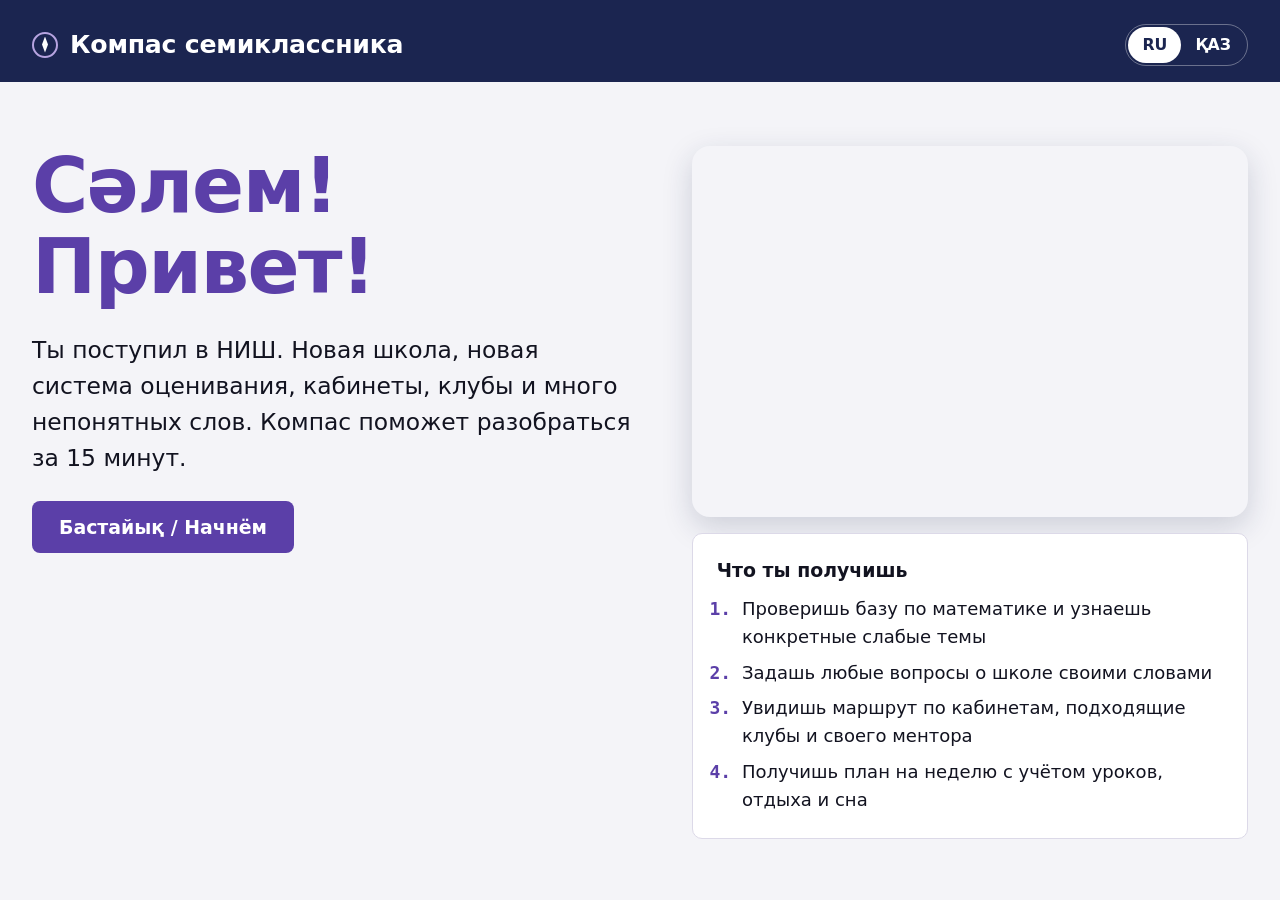
<file: index.html>
<!doctype html>
<html lang="ru">
<head>
<meta charset="utf-8">
<title>Компас семиклассника</title>
<meta http-equiv="refresh" content="0; url=compass/">
</head>
<body>
<p>Открываем Компас семиклассника… Если не открылось, <a href="compass/">нажмите сюда</a>.</p>
</body>
</html>
</file>
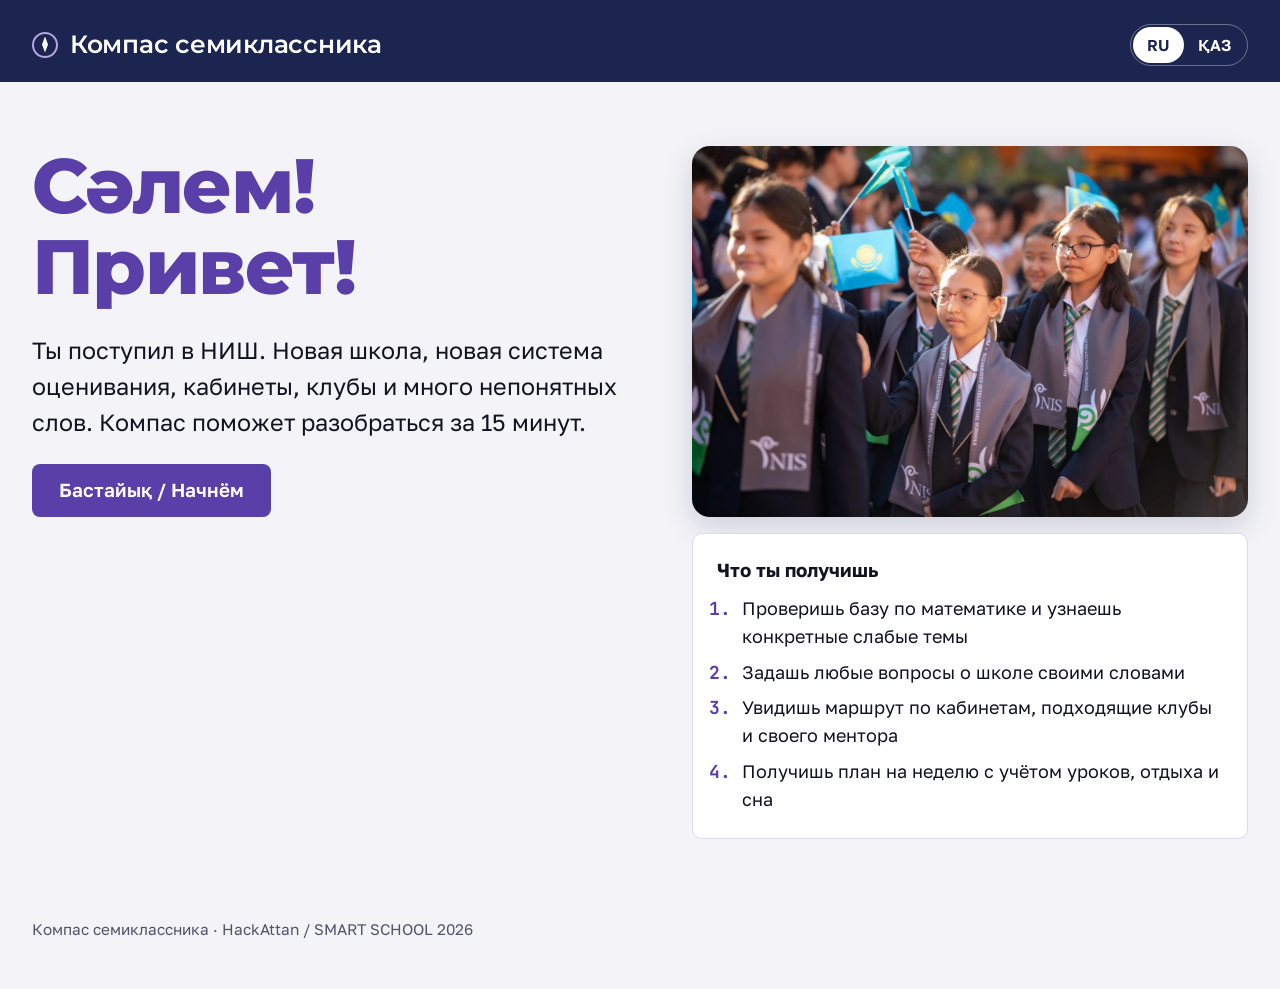
<file: compass/index.html>
<!doctype html>
<html lang="ru">
<head>
<meta charset="utf-8">
<meta name="viewport" content="width=device-width, initial-scale=1, viewport-fit=cover">
<title>Компас семиклассника</title>
<!-- Шрифты с поддержкой казахских букв. Без интернета включатся системные шрифты. -->
<link rel="preconnect" href="https://fonts.googleapis.com">
<link rel="preconnect" href="https://fonts.gstatic.com" crossorigin>
<link rel="stylesheet" href="https://fonts.googleapis.com/css2?family=Golos+Text:wght@400;600;700&family=JetBrains+Mono:wght@500;600;700&family=Montserrat:wght@500;600;700;800&display=swap">
<link rel="stylesheet" href="style.css">
</head>
<body>

<header class="top">
  <div class="wrap">
    <div class="top-row">
      <h1 class="brand"><button type="button" class="brand-btn" id="brand-btn"><span class="brand-mark" aria-hidden="true"></span><span id="app-name"></span></button></h1>
      <div class="top-tools">
        <div class="lang" role="group" id="lang-group">
          <button type="button" id="lang-ru" data-lang="ru">RU</button>
          <button type="button" id="lang-kz" data-lang="kz">ҚАЗ</button>
        </div>
        <button type="button" class="btn-ghost-top" id="reset-btn"></button>
      </div>
    </div>
    <div id="confirm-slot"></div>
    <nav id="nav" class="nav" aria-label="Разделы"></nav>
  </div>
</header>

<main class="wrap" id="main" tabindex="-1"></main>

<footer class="wrap"><p id="footer-text"></p></footer>

<!-- Порядок важен: сначала данные, потом логика, потом интерфейс -->
<script src="data.js"></script>
<script src="data-school.js"></script>
<script src="logic.js"></script>
<script src="logic-school.js"></script>
<script src="app.js"></script>
</body>
</html>
</file>
<file: compass/style.css>
/* =====================================================================
   style.css: внешний вид.
   Все цвета заданы переменными (токенами) в одном месте: светлая тема
   в :root, тёмная ниже. Палитра команды: тёмно-синий, фиолетовый,
   лазурный, сиреневый, лавандовый, чёрный, белый, серый, светло-серый.
   ===================================================================== */

:root {
  --navy: #1b2550;        /* тёмно-синий: шапка */
  --navy-ink: #ffffff;
  --purple: #5b3fa8;      /* фиолетовый: главные кнопки */
  --purple-hover: #472f8a;
  --purple-ink: #ffffff;
  --azure: #1a6fc2;       /* лазурный: ссылки, фокус, подсказки */
  --lilac: #b7a4e0;       /* сиреневый */
  --lavender: #ece7fa;    /* лавандовый: мягкие подложки */
  --bg: #f4f4f8;          /* светло-серый фон страницы */
  --surface: #ffffff;
  --surface-2: #f7f5fc;
  --text: #121320;        /* почти чёрный */
  --text-2: #50546a;      /* серый */
  --line: #dcd9e8;
  --focus: #1a6fc2;

  /* смысловые цвета статусов (всегда вместе с иконкой и текстом) */
  --ok: #17704a;      --ok-bg: #e3f4ec;
  --warn: #8a5300;    --warn-bg: #fdf0da;
  --bad: #b0233a;     --bad-bg: #fbe6ea;

  --radius: 10px;
  --s1: 4px; --s2: 8px; --s3: 12px; --s4: 16px; --s5: 24px; --s6: 32px; --s7: 48px;

  --font-display: 'Montserrat', 'Golos Text', system-ui, sans-serif; /* Montserrat: есть все казахские буквы */
  --font-body: 'Golos Text', system-ui, -apple-system, 'Segoe UI', Roboto, sans-serif;
  --font-mono: 'JetBrains Mono', ui-monospace, 'Cascadia Mono', Consolas, monospace;
}

@media (prefers-color-scheme: dark) {
  :root:not([data-theme="light"]) {
    color-scheme: dark;
    --navy: #161b3a; --navy-ink: #eeecfa;
    --purple: #a78bf0; --purple-hover: #bba5f5; --purple-ink: #16122b;
    --azure: #7db8f2; --lilac: #8f7cc4; --lavender: #2a2550;
    --bg: #0f1020; --surface: #181a2e; --surface-2: #1f2140;
    --text: #eeedf7; --text-2: #aeb0c8; --line: #34375a; --focus: #7db8f2;
    --ok: #6fd3a0; --ok-bg: #173628;
    --warn: #f0b85a; --warn-bg: #3a2c12;
    --bad: #f58c9c; --bad-bg: #3d1a22;
  }
}
:root[data-theme="dark"] {
  color-scheme: dark;
  --navy: #161b3a; --navy-ink: #eeecfa;
  --purple: #a78bf0; --purple-hover: #bba5f5; --purple-ink: #16122b;
  --azure: #7db8f2; --lilac: #8f7cc4; --lavender: #2a2550;
  --bg: #0f1020; --surface: #181a2e; --surface-2: #1f2140;
  --text: #eeedf7; --text-2: #aeb0c8; --line: #34375a; --focus: #7db8f2;
  --ok: #6fd3a0; --ok-bg: #173628;
  --warn: #f0b85a; --warn-bg: #3a2c12;
  --bad: #f58c9c; --bad-bg: #3d1a22;
}

* { box-sizing: border-box; }
html { -webkit-text-size-adjust: 100%; }
body {
  margin: 0;
  background: var(--bg);
  color: var(--text);
  font-family: var(--font-body);
  font-size: 16px;
  line-height: 1.55;
}

:focus-visible { outline: 3px solid var(--focus); outline-offset: 2px; }
button, input, textarea { font: inherit; color: inherit; }

.wrap { max-width: 800px; margin: 0 auto; padding-inline: var(--s4); }

/* ---------- Шапка ---------- */
.top { background: var(--navy); color: var(--navy-ink); padding-block: var(--s5) var(--s4); }
.top-row { display: flex; flex-wrap: wrap; gap: var(--s3) var(--s4); align-items: center; justify-content: space-between; }
.brand { margin: 0; font-size: 1rem; }
.brand-btn {
  display: inline-flex; align-items: center; gap: var(--s3);
  background: none; border: 0; padding: 0; color: var(--navy-ink); cursor: pointer;
  font-family: var(--font-display); font-weight: 600; font-size: clamp(1.1rem, 3.2vw, 1.4rem); letter-spacing: -0.01em; text-align: left;
}
/* знак компаса: ромб-стрелка, нарисован CSS */
.brand-mark { width: 26px; height: 26px; border-radius: 50%; border: 2px solid var(--lilac); position: relative; flex: none; }
.brand-mark::before { content: ""; position: absolute; left: 50%; top: 3px; width: 6px; height: 16px; margin-left: -3px;
  background: var(--navy-ink); clip-path: polygon(50% 0, 100% 50%, 50% 100%, 0 50%); }
.lang { display: inline-flex; border: 1px solid rgba(255,255,255,0.35); border-radius: 999px; padding: 2px; }
.lang button {
  border: 0; background: transparent; color: var(--navy-ink);
  padding: 6px 14px; border-radius: 999px; cursor: pointer; font-weight: 600; font-size: 0.875rem;
}
.lang button[aria-pressed="true"] { background: var(--navy-ink); color: var(--navy); }
.btn-ghost-top {
  border: 1px solid rgba(255,255,255,0.35); background: transparent; color: var(--navy-ink);
  padding: 7px 14px; border-radius: 999px; cursor: pointer; font-size: 0.875rem;
}
.btn-ghost-top:hover { background: rgba(255,255,255,0.12); }

/* ---------- Навигация по разделам ---------- */
.nav { margin-top: var(--s4); overflow-x: auto; scrollbar-width: thin; }
.tabs { display: flex; gap: var(--s1); list-style: none; margin: 0; padding: 0 0 var(--s1); }
.tabs button {
  display: inline-flex; align-items: center; gap: 6px; white-space: nowrap; cursor: pointer;
  background: transparent; color: var(--navy-ink); border: 1px solid transparent; border-radius: 999px;
  padding: 6px 12px; font-size: 0.9rem;
}
.tabs button:hover { border-color: rgba(255,255,255,0.35); }
.tabs button[aria-current="page"] { background: var(--navy-ink); color: var(--navy); font-weight: 700; }
.tab-num { font-family: var(--font-mono); font-size: 0.75rem; opacity: 0.8; }

/* ---------- Основная часть ---------- */
main { padding-block: var(--s6) var(--s7); }
.panel-head h2 {
  font-family: var(--font-display); font-weight: 500;
  font-size: clamp(1.2rem, 3vw, 1.45rem); line-height: 1.25; margin: 0; text-wrap: balance;
}
.panel-head p { margin: var(--s2) 0 0; color: var(--text-2); max-width: 65ch; }
.panel { display: grid; gap: var(--s5); }

h3 { font-size: 1.05rem; margin: 0; line-height: 1.3; }

.box { background: var(--surface); border: 1px solid var(--line); border-radius: var(--radius); padding: var(--s5); }
.muted { color: var(--text-2); }
.small { font-size: 0.875rem; }

/* ---------- Кнопки ---------- */
.btn {
  display: inline-flex; align-items: center; gap: var(--s2);
  border-radius: 8px; padding: 11px 18px; font-weight: 600; cursor: pointer;
  border: 1px solid transparent; text-decoration: none; line-height: 1.2;
}
.btn-primary { background: var(--purple); color: var(--purple-ink); }
.btn-primary:hover { background: var(--purple-hover); }
.btn-secondary { background: var(--surface); color: var(--text); border-color: var(--line); }
.btn-secondary:hover { border-color: var(--purple); color: var(--purple); }
.btn-row { display: flex; flex-wrap: wrap; gap: var(--s3); align-items: center; }

/* ---------- Тест ---------- */
.progress { display: grid; gap: var(--s2); }
.progress-label { display: flex; justify-content: space-between; font-size: 0.9rem; color: var(--text-2); }
.progress-label b { font-family: var(--font-mono); color: var(--text); font-weight: 600; }
.bar { height: 8px; border-radius: 999px; background: var(--lavender); overflow: hidden; }
/* градиент №1: полоса прогресса, сиреневый в фиолетовый */
.bar > span { display: block; height: 100%; background: linear-gradient(90deg, var(--lilac), var(--purple)); transition: width .25s ease; }

.qlist { display: grid; gap: var(--s4); padding: 0; margin: 0; list-style: none; }
.q { background: var(--surface); border: 1px solid var(--line); border-radius: var(--radius); padding: var(--s4) var(--s5); display: grid; gap: var(--s3); }
.q[data-invalid="true"] { border-color: var(--bad); box-shadow: 0 0 0 1px var(--bad); }
.q-meta { display: flex; gap: var(--s3); align-items: baseline; flex-wrap: wrap; font-size: 0.85rem; color: var(--text-2); }
.q-meta .num { font-family: var(--font-mono); font-weight: 600; color: var(--text); }
.q-text { font-size: 1.05rem; font-weight: 600; margin: 0; }
.options { display: grid; grid-template-columns: repeat(auto-fit, minmax(120px, 1fr)); gap: var(--s2); border: 0; padding: 0; margin: 0; }
.opt { position: relative; }
.opt input { position: absolute; opacity: 0; width: 1px; height: 1px; }
.opt span {
  display: block; text-align: center; padding: 10px 12px; border-radius: 8px;
  border: 1px solid var(--line); background: var(--surface-2); cursor: pointer; font-family: var(--font-mono);
}
.opt input:checked + span { border-color: var(--purple); background: var(--lavender); font-weight: 700; box-shadow: inset 0 0 0 1px var(--purple); }
.opt input:focus-visible + span { outline: 3px solid var(--focus); outline-offset: 2px; }
.opt input:disabled + span { opacity: 0.5; cursor: not-allowed; }
.num-input {
  width: 100%; max-width: 220px; padding: 10px 12px; border-radius: 8px;
  border: 1px solid var(--line); background: var(--surface-2); font-family: var(--font-mono);
}
.num-input[aria-invalid="true"] { border-color: var(--bad); }
.num-input:disabled { opacity: 0.5; }
.dk { display: inline-flex; gap: var(--s2); align-items: center; font-size: 0.9rem; color: var(--text-2); cursor: pointer; width: fit-content; }
.dk input { width: 18px; height: 18px; accent-color: var(--purple); }
.field-error { color: var(--bad); font-size: 0.9rem; margin: 0; display: flex; gap: var(--s2); align-items: flex-start; }

.error-summary { border: 2px solid var(--bad); background: var(--bad-bg); border-radius: var(--radius); padding: var(--s4) var(--s5); }
.error-summary h3 { color: var(--bad); display: flex; gap: var(--s2); align-items: center; }
.error-summary ul { margin: var(--s2) 0 0; padding-left: 1.2em; }
.error-summary a { color: var(--text); }
.error-summary svg, .field-error svg { width: 20px; height: 20px; flex: none; }

/* ---------- Статусы: иконка + текст + цвет ---------- */
.chip {
  display: inline-flex; align-items: center; gap: 6px; white-space: nowrap;
  padding: 4px 10px 4px 6px; border-radius: 999px; font-size: 0.85rem; font-weight: 600;
}
.chip svg { width: 18px; height: 18px; flex: none; }
.chip-closed { color: var(--ok); background: var(--ok-bg); }
.chip-review { color: var(--warn); background: var(--warn-bg); }
.chip-attention { color: var(--bad); background: var(--bad-bg); }

.topic-table { width: 100%; border-collapse: collapse; }
.topic-table th, .topic-table td { padding: var(--s3) var(--s2); border-bottom: 1px solid var(--line); text-align: left; vertical-align: middle; }
.topic-table th { font-size: 0.8rem; text-transform: uppercase; letter-spacing: 0.06em; color: var(--text-2); font-weight: 600; }
.topic-table td.score { font-family: var(--font-mono); font-variant-numeric: tabular-nums; white-space: nowrap; }
.table-scroll { overflow-x: auto; }

.big-score { display: flex; align-items: baseline; gap: var(--s3); flex-wrap: wrap; }
.big-score b { font-family: var(--font-display); font-size: 2.2rem; font-weight: 600; line-height: 1; }

details.review summary { cursor: pointer; font-weight: 600; }
.review-list { list-style: none; padding: 0; margin: var(--s3) 0 0; display: grid; gap: var(--s2); }
.review-list li { display: grid; grid-template-columns: auto 1fr; gap: var(--s3); align-items: start; padding: var(--s2) 0; border-bottom: 1px dashed var(--line); font-size: 0.95rem; }
.mark { font-family: var(--font-mono); font-weight: 700; width: 1.6em; text-align: center; }
.mark.ok { color: var(--ok); }
.mark.no { color: var(--bad); }

/* ---------- Помощник ---------- */
.ask-form { display: grid; gap: var(--s2); }
.ask-form label { font-weight: 600; }
.ask-row { display: flex; gap: var(--s2); flex-wrap: wrap; }
.ask-row input {
  flex: 1 1 260px; min-width: 0; padding: 12px 14px; border-radius: 8px;
  border: 1px solid var(--line); background: var(--surface);
}
.ask-row input[aria-invalid="true"] { border-color: var(--bad); }
.examples { display: flex; flex-wrap: wrap; gap: var(--s2); align-items: center; }
.examples span { font-size: 0.875rem; color: var(--text-2); }
.pill-btn {
  border: 1px solid var(--line); background: var(--surface); border-radius: 999px;
  padding: 6px 12px; cursor: pointer; font-size: 0.875rem;
}
.pill-btn:hover { border-color: var(--azure); color: var(--azure); }

.answer { display: grid; gap: var(--s3); }
.answer .q-asked { color: var(--text-2); font-size: 0.9rem; margin: 0; }
.answer h3 { font-size: 1.15rem; }
.answer p.body { margin: 0; max-width: 65ch; }
.why { background: var(--surface-2); border-radius: 8px; padding: var(--s3) var(--s4); font-size: 0.9rem; display: grid; gap: var(--s1); }
.why b { font-weight: 600; }
.kw { font-family: var(--font-mono); background: var(--lavender); padding: 1px 6px; border-radius: 4px; font-size: 0.85rem; }
.nomatch { border-color: var(--warn); background: var(--warn-bg); }

.history { list-style: none; padding: 0; margin: 0; display: grid; gap: var(--s2); }
.history li { display: flex; justify-content: space-between; gap: var(--s3); flex-wrap: wrap; padding: var(--s2) 0; border-bottom: 1px solid var(--line); font-size: 0.95rem; }
.history .res { color: var(--text-2); font-size: 0.875rem; }

/* ---------- План ---------- */
/* градиент №2: мягкая лавандовая подложка сводки плана */
.plan-summary { background: linear-gradient(135deg, var(--lavender), var(--surface) 70%); }
.stats { display: grid; grid-template-columns: repeat(auto-fit, minmax(200px, 1fr)); gap: var(--s4); margin-top: var(--s4); }
.stat { display: grid; gap: var(--s1); }
.stat .label { font-size: 0.8rem; text-transform: uppercase; letter-spacing: 0.06em; color: var(--text-2); }
.stat .value { font-family: var(--font-mono); font-size: 1.4rem; font-weight: 600; }
.chips { display: flex; flex-wrap: wrap; gap: var(--s2); }

.group { display: grid; gap: var(--s3); }
.group-head { display: flex; align-items: center; gap: var(--s3); }
.group-head h3 { font-size: 1.1rem; }
.group-head .count { font-family: var(--font-mono); color: var(--text-2); font-size: 0.9rem; }

.prio { display: inline-flex; align-items: flex-end; gap: 2px; height: 16px; }
.prio i { display: block; width: 5px; border-radius: 1px; background: var(--line); }
.prio i:nth-child(1) { height: 6px; } .prio i:nth-child(2) { height: 11px; } .prio i:nth-child(3) { height: 16px; }
.prio-urgent i { background: var(--bad); }
.prio-week i:nth-child(-n+2) { background: var(--warn); }
.prio-later i:nth-child(1) { background: var(--text-2); }

.items { list-style: none; margin: 0; padding: 0; display: grid; gap: var(--s2); }
.item { background: var(--surface); border: 1px solid var(--line); border-radius: var(--radius); padding: var(--s3) var(--s4); display: grid; gap: var(--s1); }
.item-title { font-weight: 600; }
.item-detail { color: var(--text-2); font-size: 0.93rem; margin: 0; }
.item-src { font-size: 0.8rem; color: var(--azure); font-weight: 600; letter-spacing: 0.02em; }

.toast { font-size: 0.9rem; color: var(--ok); font-weight: 600; }
.toast.err { color: var(--bad); }

/* ---------- Подтверждение сброса ---------- */
.confirm { background: var(--surface); color: var(--text); border-radius: var(--radius); padding: var(--s3) var(--s4); margin-top: var(--s4); display: flex; gap: var(--s3); align-items: center; flex-wrap: wrap; border: 1px solid var(--line); }

/* ---------- Общие мелочи ---------- */
.stack { display: grid; gap: var(--s3); }
.flush { margin: 0; }
.mono { font-family: var(--font-mono); }
.btn-lg { padding: 14px 26px; font-size: 1.05rem; }
.link-btn { background: none; border: 0; padding: 0; color: var(--azure); text-decoration: underline; cursor: pointer; width: fit-content; font-size: 0.9rem; margin-top: var(--s2); }
.field-warn { color: var(--warn); font-size: 0.92rem; display: flex; gap: var(--s2); align-items: flex-start; }
.field-warn svg { width: 20px; height: 20px; flex: none; }
.chip-pair { display: inline-flex; gap: 6px; align-items: center; }

/* ---------- Приветствие: единственное «громкое» место ---------- */
.welcome { display: grid; gap: var(--s5); padding-block: var(--s4); }
.hello-big {
  font-family: var(--font-display); font-weight: 800; margin: 0;
  font-size: clamp(2.4rem, 9vw, 4.2rem); line-height: 1.05; letter-spacing: -0.02em; color: var(--purple);
  text-wrap: balance;
}
.lead { font-size: 1.15rem; max-width: 56ch; margin: 0; }

/* ---------- Фото учеников на приветствии ---------- */
.welcome-side { display: grid; gap: var(--s4); }
.hero-photo { width: 100%; height: auto; aspect-ratio: 3 / 2; object-fit: cover; object-position: 50% 30%; border-radius: 18px; display: block; box-shadow: 0 10px 30px rgba(27, 37, 80, 0.18); }
.welcome-box { display: grid; gap: var(--s3); }
.welcome-steps { margin: 0; padding-left: 1.4em; display: grid; gap: var(--s2); }
.welcome-steps li::marker { font-family: var(--font-mono); color: var(--purple); font-weight: 700; }

/* ---------- Регистрация ---------- */
.reg-form { display: grid; gap: var(--s5); }
.field { display: grid; gap: var(--s2); border: 0; padding: 0; margin: 0; min-width: 0; }
.field > label, .field > legend { font-weight: 600; padding: 0; }
.hint { font-size: 0.85rem; color: var(--text-2); }
.field input[type="text"], .field select, .time-row input {
  width: 100%; max-width: 360px; padding: 10px 12px; border-radius: 8px;
  border: 1px solid var(--line); background: var(--surface-2); font: inherit; color: var(--text);
}
.field [aria-invalid="true"] { border-color: var(--bad); }
.check-grid { display: flex; flex-wrap: wrap; gap: var(--s2); }
.check-chip { position: relative; }
.check-chip input { position: absolute; opacity: 0; width: 1px; height: 1px; }
.check-chip span { display: inline-block; padding: 8px 14px; border-radius: 999px; border: 1px solid var(--line); background: var(--surface-2); cursor: pointer; }
.check-chip span::before { content: "+ "; color: var(--text-2); font-family: var(--font-mono); }
.check-chip input:checked + span { background: var(--lavender); border-color: var(--purple); font-weight: 600; }
.check-chip input:checked + span::before { content: "✓ "; color: var(--purple); }
.check-chip input:focus-visible + span { outline: 3px solid var(--focus); outline-offset: 2px; }
.time-row { display: flex; flex-wrap: wrap; gap: var(--s4); }
.time-row label { display: grid; gap: var(--s1); font-size: 0.9rem; color: var(--text-2); }
.time-row input { max-width: 160px; font-family: var(--font-mono); }

/* ---------- Главная ---------- */
.panel-head h2.hello { font-size: clamp(1.5rem, 4vw, 2rem); }
.sections { list-style: none; margin: 0; padding: 0; display: grid; gap: var(--s2); }
.section-row {
  display: grid; grid-template-columns: auto 1fr auto; gap: var(--s4); align-items: center;
  background: var(--surface); border: 1px solid var(--line); border-radius: var(--radius); padding: var(--s3) var(--s4);
}
.section-row.is-next { border-color: var(--purple); box-shadow: 0 0 0 1px var(--purple); }
.sec-num { font-family: var(--font-mono); font-weight: 700; width: 2rem; height: 2rem; display: grid; place-items: center; border-radius: 50%; background: var(--lavender); color: var(--purple); }
.sec-body { display: flex; flex-wrap: wrap; gap: var(--s1) var(--s3); align-items: center; }
.sec-name { font-weight: 700; flex-basis: 100%; }
.sec-state { font-size: 0.9rem; color: var(--text-2); }
.next-tag { font-size: 0.75rem; font-weight: 700; text-transform: uppercase; letter-spacing: 0.06em; color: var(--purple); }

/* ---------- Маршрут ---------- */
.seg { display: flex; flex-wrap: wrap; gap: var(--s2); }
.seg button { border: 1px solid var(--line); background: var(--surface); border-radius: 8px; padding: 8px 16px; cursor: pointer; font-weight: 600; }
.seg button[aria-pressed="true"] { background: var(--navy); color: var(--navy-ink); border-color: var(--navy); }
.route { list-style: none; margin: 0; padding: 0; display: grid; }
.route-step { display: grid; grid-template-columns: 3.5rem 1fr auto; gap: var(--s3); padding: var(--s3) 0; border-top: 1px solid var(--line); align-items: start; }
.r-time { font-family: var(--font-mono); font-weight: 600; }
.r-body { display: grid; gap: 2px; }
.r-subj { font-weight: 700; }
.r-room { font-family: var(--font-mono); font-size: 0.9rem; }
.r-move { font-size: 0.9rem; color: var(--text-2); }
.r-teacher { font-size: 0.9rem; }
.my-day { border-color: var(--lilac); }
.day-table { width: 100%; border-collapse: collapse; font-size: 0.95rem; }
.day-table th, .day-table td { text-align: left; padding: 8px 10px 8px 0; border-bottom: 1px solid var(--line); }
.day-table th { font-size: 0.78rem; text-transform: uppercase; letter-spacing: 0.06em; color: var(--text-2); font-weight: 600; }
.day-table td.mono { white-space: nowrap; font-variant-numeric: tabular-nums; }
.r-flags { display: flex; flex-direction: column; gap: var(--s1); align-items: flex-end; }

/* ---------- Клубы и менторы ---------- */
.acts { list-style: none; margin: 0; padding: 0; display: grid; gap: var(--s2); }
.act, .mentor { display: grid; grid-template-columns: 1fr auto; gap: var(--s4); align-items: start; background: var(--surface); border: 1px solid var(--line); border-radius: var(--radius); padding: var(--s4); }
.act.is-on { background: var(--surface-2); }
.act-body { display: grid; gap: var(--s1); }
.act-kind { font-size: 0.75rem; text-transform: uppercase; letter-spacing: 0.06em; color: var(--azure); font-weight: 700; }
.act-name { font-weight: 700; font-size: 1.05rem; }
.act-side { display: flex; flex-direction: column; gap: var(--s2); align-items: flex-end; }
.mentor { grid-template-columns: auto 1fr auto; }
.mentor-big { border-color: var(--purple); }
.mentor-avatar { width: 48px; height: 48px; border-radius: 50%; display: grid; place-items: center; background: var(--lavender); color: var(--purple); font-family: var(--font-display); font-weight: 600; font-size: 1.3rem; }
.reasons { margin: 0; padding-left: 1.1em; font-size: 0.93rem; }

/* ---------- Планер недели ---------- */
.rem-list { list-style: none; margin: 0; padding: 0; display: grid; gap: var(--s2); }
.rem-list li { display: flex; gap: var(--s3); align-items: flex-start; flex-wrap: wrap; }
.week-h { font-size: 1.15rem; }
.week { list-style: none; margin: 0; padding: 0; display: grid; gap: var(--s4); }
.day { background: var(--surface); border: 1px solid var(--line); border-radius: var(--radius); padding: var(--s4); }
.day.is-today { border-color: var(--purple); box-shadow: 0 0 0 1px var(--purple); }
.day h4 { margin: 0 0 var(--s2); font-size: 1rem; }
.slots { list-style: none; margin: 0; padding: 0; display: grid; }
.slot { display: grid; grid-template-columns: 7.5rem 7.5rem 1fr; gap: var(--s3); padding: 6px 0 6px var(--s3); border-top: 1px solid var(--line); font-size: 0.93rem; align-items: baseline; position: relative; }
.slot::before { content: ""; position: absolute; left: 0; top: 8px; bottom: 8px; width: 4px; border-radius: 2px; background: var(--line); }
.slot-time { font-family: var(--font-mono); font-variant-numeric: tabular-nums; }
.slot-tag { font-size: 0.78rem; font-weight: 700; text-transform: uppercase; letter-spacing: 0.04em; color: var(--text-2); }
.slot-lessons, .slot-rest, .slot-homework, .slot-winddown, .slot-sleep { color: var(--text-2); }
.slot-study::before { background: var(--purple); }
.slot-study .slot-tag { color: var(--purple); }
.slot-school::before, .slot-faq::before { background: var(--azure); }
.slot-school .slot-tag, .slot-faq .slot-tag { color: var(--azure); }
.slot-club::before { background: var(--lilac); }
.slot-mentor::before { background: var(--ok); }
.slot-mentor .slot-tag { color: var(--ok); }
.slot-rest::before { background: var(--lavender); }
.slot-sleep::before, .slot-winddown::before { background: var(--navy); }
.slot-study .slot-title, .slot-school .slot-title, .slot-faq .slot-title, .slot-mentor .slot-title, .slot-club .slot-title { font-weight: 600; color: var(--text); }

@media (max-width: 560px) {
  .slot { grid-template-columns: 1fr; gap: 0; }
  .route-step { grid-template-columns: 3.2rem 1fr; }
  .r-flags { grid-column: 2; align-items: flex-start; flex-direction: row; flex-wrap: wrap; }
  .act, .mentor { grid-template-columns: 1fr; }
  .act-side { align-items: flex-start; flex-direction: row; flex-wrap: wrap; }
  .mentor-avatar { display: none; }
  .section-row { grid-template-columns: auto 1fr; }
  .section-row .btn { grid-column: 1 / -1; justify-content: center; }
}

footer { color: var(--text-2); font-size: 0.85rem; padding-block: 0 var(--s6); }

@media (max-width: 560px) {
  .box, .q { padding: var(--s4); }
}

/* ---------- Широкий экран: проектор, большой монитор, альбомный режим ---------- */
.home-grid, .faq-grid, .faq-main { display: grid; gap: var(--s5); align-items: start; }
@media (min-width: 1100px) {
  html { font-size: 18px; }
  body { font-size: 18px; }
  .wrap { max-width: 1320px; padding-inline: var(--s6); }
  .hello-big { font-size: clamp(4rem, 6vw, 6rem); }
  .lead { font-size: 1.3rem; }
  .panel-head h2 { font-size: 1.8rem; }
  .panel-head p { max-width: 90ch; }
  .home-grid { grid-template-columns: 1.15fr 1fr; }
  .faq-grid { grid-template-columns: 1.4fr 1fr; }
  .qlist { grid-template-columns: repeat(2, 1fr); }
  .acts { grid-template-columns: repeat(2, 1fr); }
  .week { grid-template-columns: repeat(auto-fill, minmax(420px, 1fr)); }
  .week .slot { grid-template-columns: 7.2rem 1fr; row-gap: 2px; }
  .week .slot-tag, .week .slot-title { grid-column: 2; }
  .week .slot-time { grid-row: 1 / span 2; font-size: 0.9rem; }
  .week .slot-title { overflow-wrap: anywhere; }
  main > .panel > .box:has(.reg-form) { max-width: 900px; }
  .welcome { grid-template-columns: 1.1fr 1fr; column-gap: var(--s7); align-items: center; }
  .welcome { grid-template-rows: auto auto 1fr; align-items: start; padding-top: var(--s6); }
  .welcome .hello-big, .welcome .lead, .welcome .btn-row { grid-column: 1; }
  .welcome .welcome-side { grid-column: 2; grid-row: 1 / span 3; }
  .route-step { grid-template-columns: 5rem 1fr auto; }
}
@media (min-width: 1700px) {
  html, body { font-size: 20px; }
  .wrap { max-width: 1560px; }
}

@media (prefers-reduced-motion: reduce) {
  * { transition: none !important; }
}

/* ---------- Печать: только план ---------- */
@media print {
  .top, footer, .no-print { display: none !important; }
  body { background: #fff; color: #000; }
  .box, .item { border-color: #999; }
}
</file>
